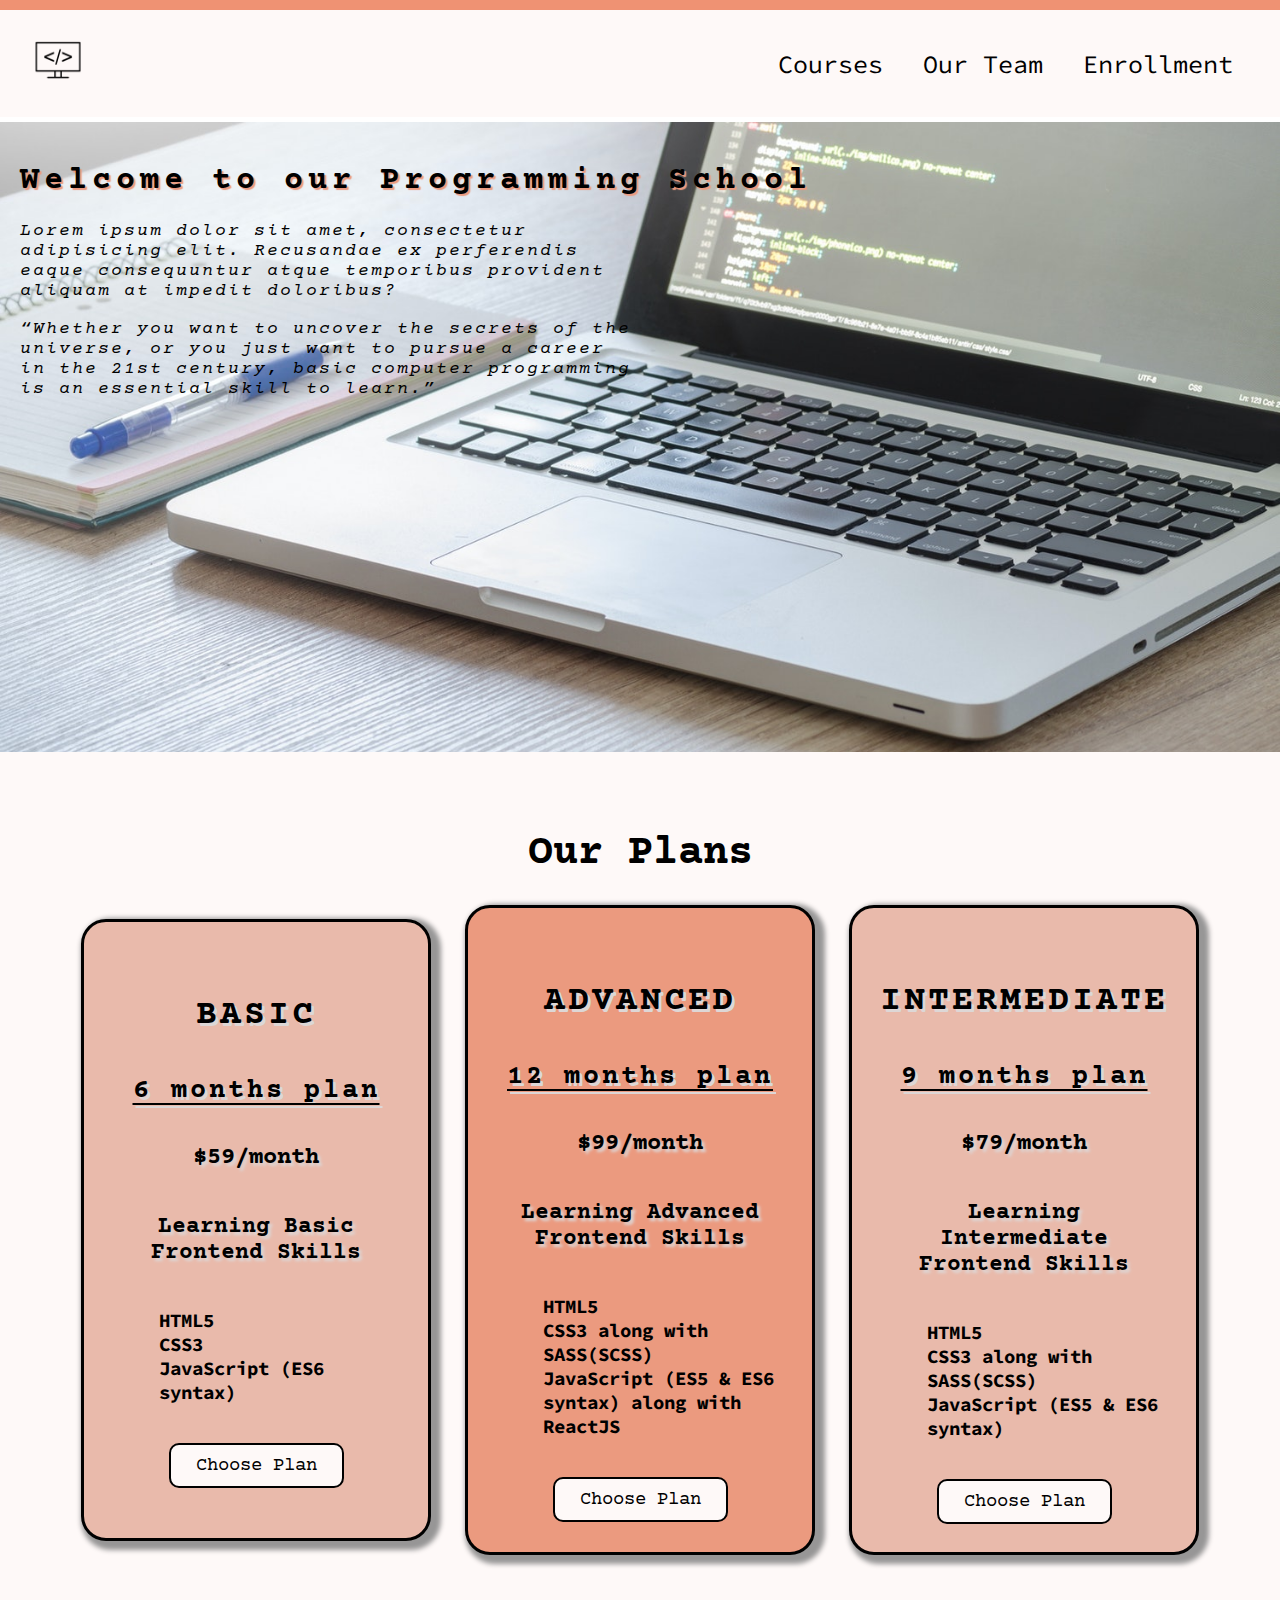
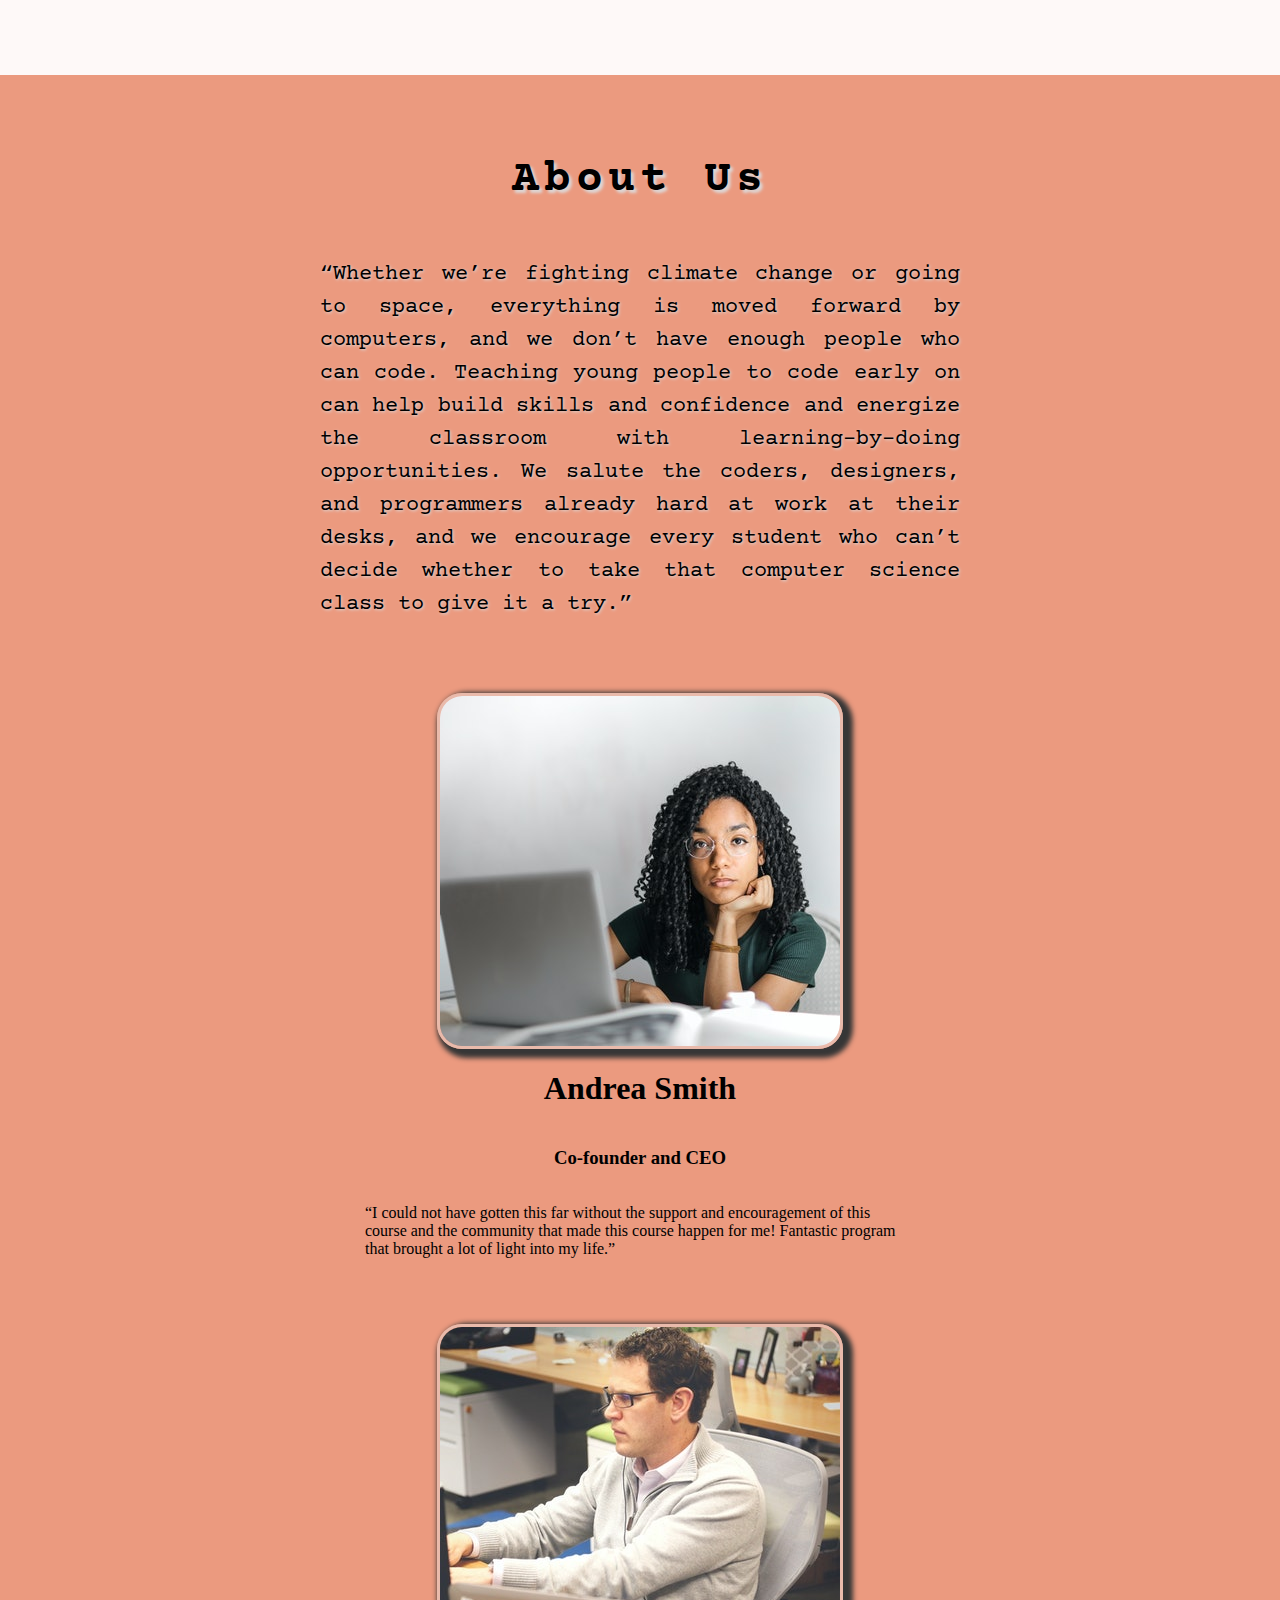
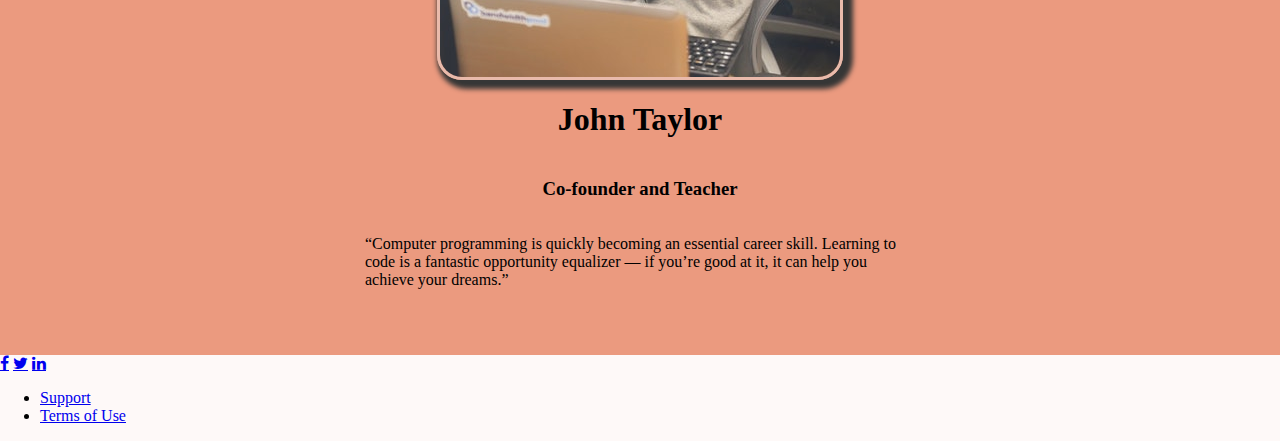
<file: index.html>
<!DOCTYPE html>
<html lang="en">
<head>
    <meta charset="UTF-8">
    <meta name="viewport" content="width=device-width, initial-scale=1.0">
    <link rel="stylesheet" href="./styles.css">
    <!-- Add icon library -->
    <link rel="stylesheet" href="https://cdnjs.cloudflare.com/ajax/libs/font-awesome/4.7.0/css/font-awesome.min.css">
    <title>Home Page</title>
</head>
<body>
    <!-- ! Header -->
    <header class="main-header">
        <div class="main-header__logo-wrapper">
            <a href="#"></a>
            <a href="index.html">
                <img src="./imgpsh_fullsize_anim (3).png" alt="Company Logo">
            </a>
        </div>
        <nav class="main-header__main-nav">
            <ul class="main-header__main-nav-list">
                <li class="main-header__main-nav-list-item">
                    <a href="courses.html">Courses</a>
                </li>
                <li class="main-header__main-nav-list-item">
                    <a href="#">Our Team</a>
                </li>
                <li class="main-header__main-nav-list-item">
                    <a href="enrollment.html">Enrollment</a>
                </li>
            </ul>
        </nav>
    </header>
    <main>
        <div class="hero-wrapper">
            <h1>Welcome to our Programming School</h1>
            <p>Lorem ipsum dolor sit amet, consectetur adipisicing elit. Recusandae ex perferendis eaque consequuntur atque temporibus provident aliquam at impedit doloribus?</p>
            <p>“Whether you want to uncover the secrets of the universe, or you just want to pursue a career in the 21st century, basic computer programming is an essential skill to learn.”</p>
        </div>
        <div class="plans-wrapper">
            <h1 class="plans-wrapper__title">
                Our Plans
            </h1>
            <article class="plans-wrapper__article basic">
                <h1>Basic</h1>
                <h1>6 months plan</h1>
                <h2>$59/month</h2>
                <h3>Learning Basic Frontend Skills</h3>
                <ul>
                    <li>HTML5</li>
                    <li>CSS3</li>
                    <li>JavaScript (ES6 syntax)</li>
                </ul>
                <div class="choose-plan__button-wrapper">
                    <button>Choose Plan</button>
                </div>
            </article>
            <article class="plans-wrapper__article intermediate">
                <h1>Intermediate</h1>
                <h1>9 months plan</h1>
                <h2>$79/month</h2>
                <h3>Learning Intermediate Frontend Skills</h3>
                <ul>
                    <li>HTML5</li>
                    <li>CSS3 along with SASS(SCSS)</li>
                    <li>JavaScript (ES5 & ES6 syntax)</li>
                </ul>
                <div class="choose-plan__button-wrapper">
                    <button>Choose Plan</button>
                </div>
            </article>
            <article class="plans-wrapper__article advanced">
                <h1>Advanced</h1>
                <h1>12 months plan</h1>
                <h2>$99/month</h2>
                <h3>Learning Advanced Frontend Skills</h3>
                <ul>
                    <li>HTML5</li>
                    <li>CSS3 along with SASS(SCSS)</li>
                    <li>JavaScript (ES5 & ES6 syntax) along with ReactJS</li>
                </ul>
                <div class="choose-plan__button-wrapper">
                    <button>Choose Plan</button>
                </div>
            </article>
        </div>
        <div class="about-wrapper">
            <h1 class="about-wrapper__title">
                About Us
            </h1>
            <div class="about-wrapper__text">
                <p>
                    “Whether we’re fighting climate change or going to space, everything is moved forward by computers, and we don’t have enough people who can code. Teaching young people to code early on can help build skills and confidence and energize the classroom with learning-by-doing opportunities.
                    We salute the coders, designers, and programmers already hard at work at their desks, and we encourage every student who can’t decide whether to take that computer science class to give it a try.”
                </p>
            </div>
            <div class="about-wrapper__founders">
                <article class="about-wrapper__founders-card">
                    <img src="./imgpsh_fullsize_anim (2).png" alt="Andrea Smith">
                    <h1>Andrea Smith</h1>
                    <h3>Co-founder and CEO</h3>
                    <p>
                        “I could not have gotten this far without the support and encouragement of this course and the community that made this course happen for me! Fantastic program that brought a lot of light into my life.”
                    </p>
                </article>
                <article class="about-wrapper__founders-card">
                    <img src="./imgpsh_fullsize_anim (1).png" alt="John Taylor">
                    <h1>John Taylor</h1>
                    <h3>Co-founder and Teacher</h3>
                    <p>
                        “Computer programming is quickly becoming an essential career skill. Learning to code is a fantastic opportunity equalizer — if you’re good at it, it can help you achieve your dreams.”
                    </p>
                </article>
            </div>
        </div>
    </main>
    <footer>

    <footer class="main-footer">
        <nav class="main-footer__nav">
            <section class="main-footer__nav-social-icons">
                <a href="#" class="fa fa-facebook"></a>
                <a href="#" class="fa fa-twitter"></a>
                <a href="#" class="fa fa-linkedin"></a>
            </section>
            <ul class="main-footer__nav-list">
                <li>
                    <a href="#">
                        Support
                    </a>
                </li>
                <li>
                    <a href="#">
                        Terms of Use
                    </a>
                </li>
            </ul>
        </nav>
    </footer>
</body>
</html>
</file>
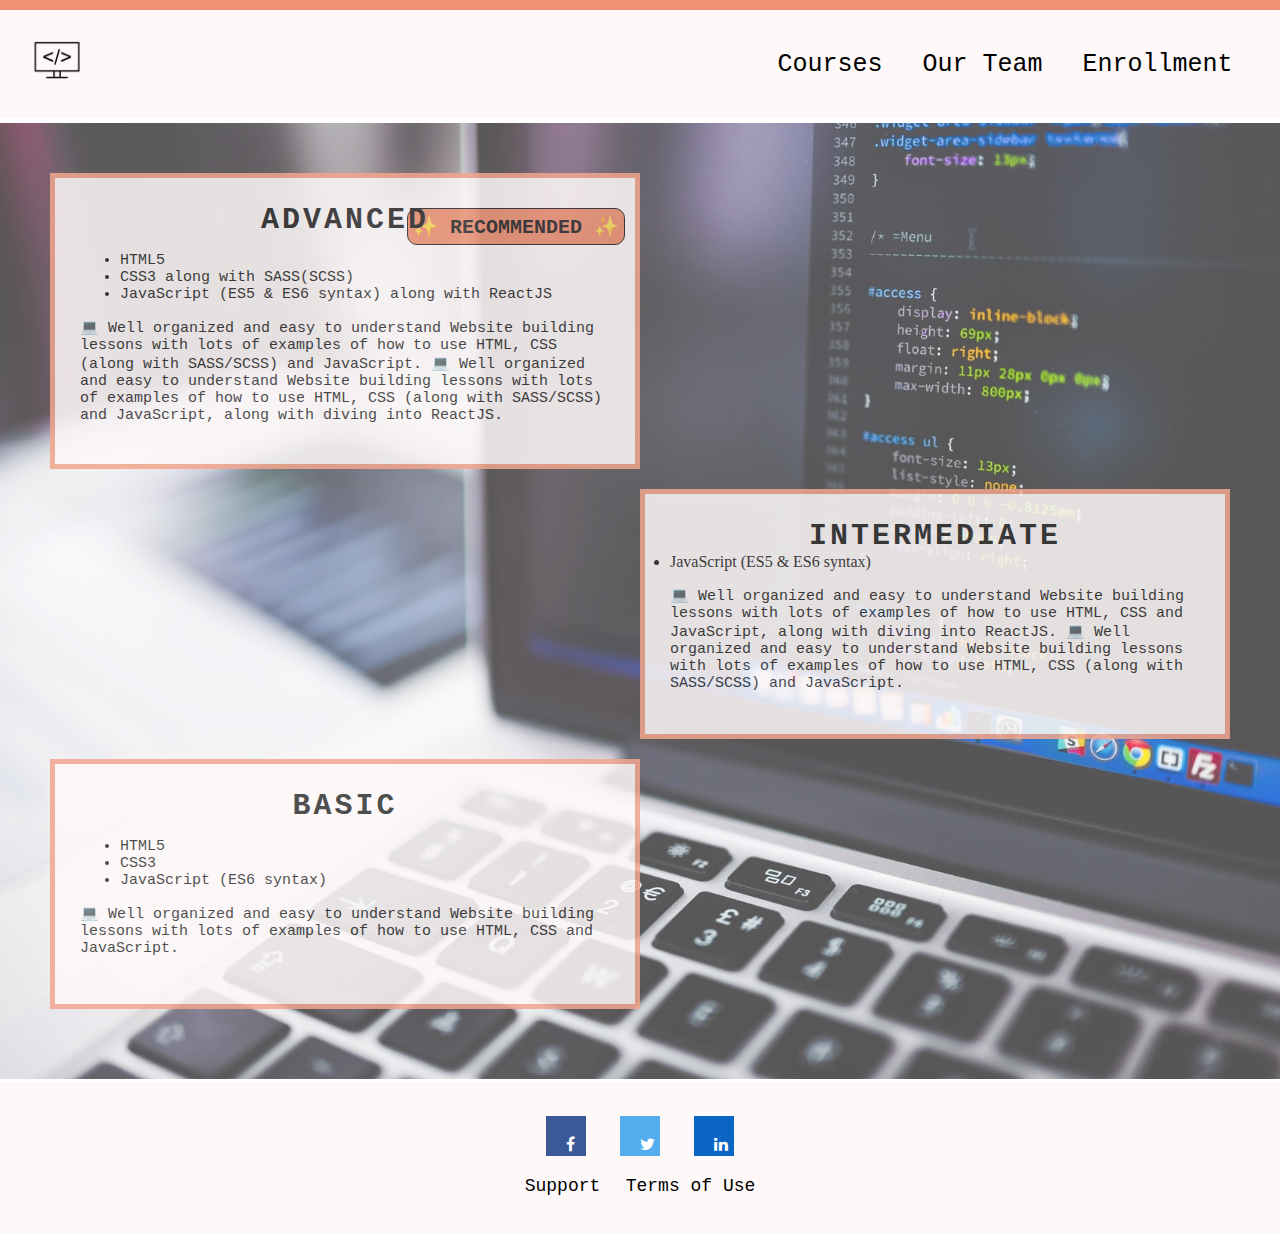
<file: courses.html>
<!DOCTYPE html>
<html lang="en">
<head>
    <meta charset="UTF-8">
    <meta name="viewport" content="width=device-width, initial-scale=1.0">
    <link rel="stylesheet" href="./courses.css">
    <!-- Add icon library -->
    <link rel="stylesheet" href="https://cdnjs.cloudflare.com/ajax/libs/font-awesome/4.7.0/css/font-awesome.min.css">
    <title>Courses</title>
</head>
<body>
    <!-- ! Header -->
    <header class="main-header">
        <div class="main-header__logo-wrapper">
            <a href="../index.html">
                <img src="./imgpsh_fullsize_anim (3).png" alt="logo">
            </a>
        </div>
        <nav class="main-header__main-nav">
            <ul class="main-header__main-nav-list">
                <li class="main-header__main-nav-list-item">
                    <a href="./pages/courses.html">Courses</a>
                </li>
                <li class="main-header__main-nav-list-item">
                    <a href="#">Our Team</a>
                </li>
                <li class="main-header__main-nav-list-item">
                    <a href="#">Enrollment</a>
                </li>
            </ul>
        </nav>
    </header>
    <!-- ! Main -->
    <main>
        <div class="courses-wrapper">
            <div class="courses-wrapper__course basic-course">
                <h1>Basic</h1>
                <ul>
                    <li>HTML5</li>
                    <li>CSS3</li>
                    <li>JavaScript (ES6 syntax)</li>
                </ul>
                <p>
                    💻 Well organized and easy to understand Website building lessons with lots of examples of how to use HTML, CSS and JavaScript.
                </p>
            </div>
            <div class="courses-wrapper__course advanced-course">
                <h3>✨ Recommended ✨</h3>
                <h1>Advanced</h1>
                <ul>
                    <li>HTML5</li>
                    <li>CSS3 along with SASS(SCSS)</li>
                    <li>JavaScript (ES5 & ES6 syntax) along with ReactJS</li>
                </ul>
                <p>
                    💻 Well organized and easy to understand Website building lessons with lots of examples of how to use HTML, CSS (along with SASS/SCSS) and JavaScript.
                    💻 Well organized and easy to understand Website building lessons with lots of examples of how to use HTML, CSS (along with SASS/SCSS) and JavaScript, along with diving into ReactJS.
                </p>
            </div>
            <div class="courses-wrapper__course intermediate-course">
<h1>Intermediate</h1>
                    <li>JavaScript (ES5 & ES6 syntax)</li>
                </ul>
                <p>
                    💻 Well organized and easy to understand Website building lessons with lots of examples of how to use HTML, CSS and JavaScript, along with diving into ReactJS.
                    💻 Well organized and easy to understand Website building lessons with lots of examples of how to use HTML, CSS (along with SASS/SCSS) and JavaScript.
                </p>
            </div>
        </div>
    </main>
    <!-- ! Footer -->
    <footer class="main-footer">
        <nav class="main-footer__nav">
            <section class="main-footer__nav-social-icons">
                <a href="#" class="fa fa-facebook"></a>
                <a href="#" class="fa fa-twitter"></a>
                <a href="#" class="fa fa-linkedin"></a>
            </section>
            <ul class="main-footer__nav-list">
                <li>
                    <a href="#">
                        Support
                    </a>
                </li>
                <li>
                    <a href="#">
                        Terms of Use
                    </a>
                </li>
</file>
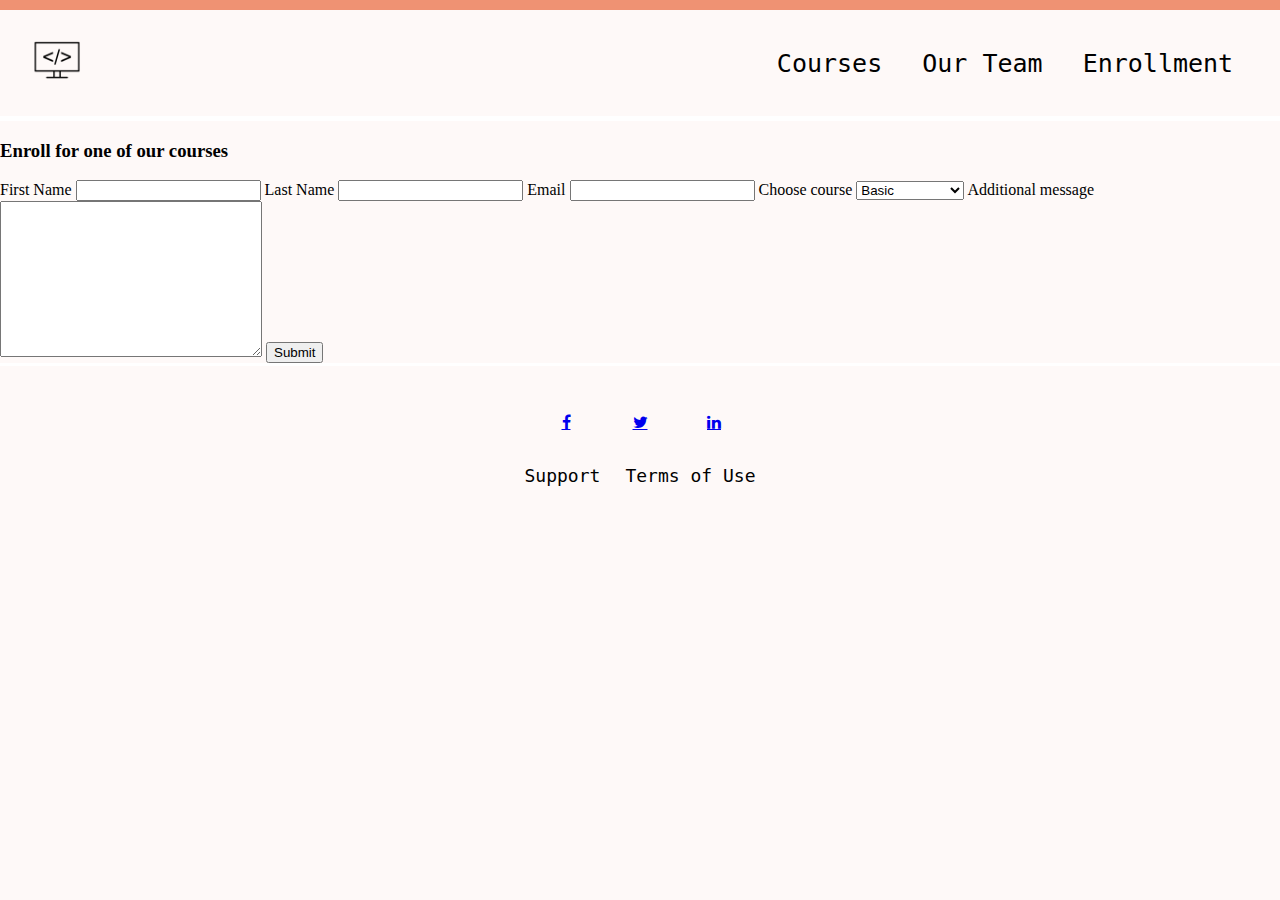
<file: enrollment.html>
<!DOCTYPE html>
<html lang="en">
<head>
    <meta charset="UTF-8">
    <meta name="viewport" content="width=device-width, initial-scale=1.0">
    <link rel="stylesheet" href="./enrollment.css">
    <link rel="stylesheet" href="https://cdnjs.cloudflare.com/ajax/libs/font-awesome/4.7.0/css/font-awesome.min.css">
    <title>Enrollment</title>
</head>
<body>
    <!-- ! Header -->
    <header class="main-header">
        <div class="main-header__logo-wrapper">
            <a href="../index.html">
                <img src="./imgpsh_fullsize_anim (3).png" alt="Company Logo">
            </a>
        </div>
        <nav class="main-header__main-nav">
            <ul class="main-header__main-nav-list">
                <li class="main-header__main-nav-list-item">
                    <a href="./courses.html">Courses</a>
                </li>
                <li class="main-header__main-nav-list-item">
                    <a href="#">Our Team</a>
                </li>
                <li class="main-header__main-nav-list-item">
                    <a href="enrollment.html">Enrollment</a>
                </li>
            </ul>
        </nav>
    </header>
    <!-- ! Form -->
    <main>
        <div class="form-wrapper">
            <form class="form-wrapper__form" name="enrollment-form">
                <h3>Enroll for one of our courses</h3>
                <label class="required" for="firstName">
                    First Name
                </label>
                <input type="text">
                <label class="required" for="lastName">
                    Last Name
                </label>
                <input type="text">
                <label class="required" for="email">
                    Email
                </label>
                <input type="email">
                <label for="courseCbx">
                    Choose course
                </label>
                <select name="courseCbx" id="courseCbx">
                    <option value="basic">Basic</option>
                    <option value="intermmediate">Intermmediate</option>
                    <option value="advanced">Advanced</option>
                </select>
                <label for="message">
                    Additional message
                </label>
                <textarea name="" id="" cols="30" rows="10"></textarea>
                <button type="submit">
                    Submit
                </button>
            </form>
        </div>
    </main>
    <!-- ! Footer -->
    <footer class="main-footer">
        <nav class="main-footer__nav">
            <section class="main-footer__nav-social-icons">
                <a href="#" class="fa fa-facebook"></a>
                <a href="#" class="fa fa-twitter"></a>
                <a href="#" class="fa fa-linkedin"></a>
            </section>
            <ul class="main-footer__nav-list">
                <li>
                    <a href="#">
                        Support
                    </a>
                </li>
                <li>
                    <a href="#">
                        Terms of Use
                    </a>
                </li>
            </ul>
        </nav>
    </footer>
</body>
</html>
</file>
<file: styles.css>
@import url('https://fonts.googleapis.com/css2?family=Courier+Prime&family=Source+Code+Pro&display=swap');

* {
    box-sizing: border-box;
}

body {
    margin: 0;
    background-color: #fef9f8;
}

.main-header {
    border-top: 10px solid #ef9273;
    border-bottom: 5px solid #fff;
    padding: 20px;
    display: flex;
    flex-flow: row wrap;
    justify-content: center;
    align-items: center;
}

.main-header__logo-wrapper {
    font-family: 'Source Code Pro', monospace;
    font-weight: bolder;
    font-size: 25px;
    display: inline-block;
    vertical-align: middle;
    width: calc(100% - 510px);
}

.main-header__logo-wrapper a {
    text-decoration: none;
    color: black;
}

.main-header__logo-wrapper a img {
    width: 60px;
    height: 60px;
}

.main-header__main-nav {
    display: inline-block;
    vertical-align: middle;
}

.main-header__main-nav-list {
    list-style-type: none;
    padding: 0;
    margin: 0;
    display: flex;
    flex-flow: row wrap;
    justify-content: space-between;
}

.main-header__main-nav-list-item {
    display: inline-block;
}

.main-header__main-nav-list-item a {
    font-family: 'Source Code Pro', monospace;
    font-size: 25px;
    color: black;
    text-decoration: none;
    padding: 5px 20px;
}

.main-header__main-nav-list-item a:hover,
.main-header__main-nav-list-item a:active {
    color: #fef9f8;
    background: #ef9273;
    border-radius: 40px;
}

/* MAIN SECTION */

.hero-wrapper {
    font-family: 'Courier Prime', monospace;
    height: 50vh;
    height: 70vh;
    padding: 20px;
    background-image: url('./imgpsh_fullsize_anim.png');
    background-repeat: no-repeat;
    background-size: cover;
}

.hero-wrapper h1 {
    letter-spacing: 5px;
    text-shadow: 2px 2px 1px #eb9a7f;
    font-size: 32px; /* Dodao sam veličinu fonta */
}

.hero-wrapper p {
    width: 50%;
    letter-spacing: 2px;
    font-style: italic;
    font-size: 18px; /* Dodao sam veličinu fonta */
}

.plans-wrapper {
    width: 90%;
    margin: 50px auto;
    display: flex;
    flex-flow: row wrap;
    align-items: center;
    justify-content: space-around;
    font-family: 'Courier Prime', monospace;
}

.plans-wrapper__title {
    flex-basis: 100%;
    text-align: center;
    font-size: 42px;
}

.plans-wrapper__article {
    border: 3px solid black;
    padding: 50px 35px;
    border-radius: 25px;
    margin-bottom: 20px;
    min-width: 350px;
    background: #e9baab;
    display: flex;
    flex-flow: column nowrap;
    align-items: center;
    flex-basis: 20%;
    text-align: center;
    max-height: 650px;
    box-shadow: 5px 4px 5px 5px rgb(151, 150, 150);
}

.advanced {
    order: 1;
    min-height: 600px;
    background: #eb9a7f;
}

.intermediate {
    order: 2;
}

.plans-wrapper__article h1 {
    letter-spacing: 3px;
    text-shadow: 3px 3px #ddd7d6;
}

.plans-wrapper__article h1:nth-child(1) {
    font-size: 35px;
    font-weight: bolder;
    text-transform: uppercase;
}

.plans-wrapper__article h1:nth-child(2) {
    font-weight: bold;
    font-size: 27px;
    text-decoration: underline;
    text-underline-offset: 6px;
}

.plans-wrapper__article h2,
.plans-wrapper__article h3 {
    text-shadow: 3px 3px 3px #ddd7d6;
}

.plans-wrapper__article h3 {
    font-size: 23px;
}

.plans-wrapper__article ul {
    font-family: 'Source Code Pro', monospace;
    font-size: 19px;
    font-weight: bold;
    list-style-type: none;
    text-align: left;
}

.choose-plan__button-wrapper {
    margin-top: 20px;
}

.choose-plan__button-wrapper button {
    font-family: 'Courier Prime', monospace;
    border: 2px solid black;
    border-radius: 10px;
    padding: 10px 25px;
    font-size: 19px;
    background-color: #fef9f8;
}

.choose-plan__button-wrapper button:hover {
    background-color: #ddd7d6;
    cursor: pointer;
    transition: 0.4s ease-in-out;
}

/* ABOUT SECTION */

.about-wrapper {
    margin-top: 100px;
    padding: 50px 0;
    background-color: #eb9a7f;
    display: flex;
    flex-direction: column;
    align-items: center;
    justify-content: space-around;
}

.about-wrapper__title {
    font-family: 'Courier Prime', monospace;
    font-size: 45px;
    letter-spacing: 5px;
    text-shadow: 3px 3px 3px #ddd7d6;
}

.about-wrapper__text {
    width: 50%;
    font-family: 'Courier Prime', monospace;
    font-size: 22px;
    text-shadow: 1px 1px 3px #ddd7d6;
    text-align: justify;
}

.about-wrapper__text p {
    line-height: 1.5;
}

.about-wrapper__founders {
    width: 70%;
    display: flex;
    flex-flow: row wrap;
    justify-content: space-evenly;
    align-items: center;
}

.about-wrapper__founders-card {
    flex-basis: 550px;
    margin-top: 50px;
    display: flex;
    flex-direction: column;
    align-items: center;
}

.about-wrapper__founders-card img {
    border: 3px solid #e9baab;
    border-radius: 25px;
    box-shadow: 5px 4px 5px 5px rgb(54, 54, 54);
}
</file>
<file: courses.css>
* {
    box-sizing: border-box;
}

body {
    margin: 0;
    background-color: #fef9f8;
}

.main-header {
    border-top: 10px solid #ef9273;
    border-bottom: 5px solid #fff;
    padding: 20px;
    display: flex;
    flex-flow: row wrap;
    justify-content: center;
    align-items: center;
}

.main-header__logo-wrapper {
    font-family: 'Source Code Pro', monospace;
    font-weight: bolder;
    font-size: 25px;
    display: inline-block;
    vertical-align: middle;
    width: calc(100% - 510px);
}

.main-header__logo-wrapper a {
    text-decoration: none;
    color: black;
}

.main-header__logo-wrapper a img {
    width: 60px;
    height: 60px;
}

.main-header__main-nav {
    display: inline-block;
    vertical-align: middle;
}

.main-header__main-nav-list {
    list-style-type: none;
    padding: 0;
    margin: 0;
    display: flex;
    flex-flow: row wrap;
    justify-content: space-between;
}

.main-header__main-nav-list-item {
    display: inline-block;
}

.main-header__main-nav-list-item a {
    font-family: 'Source Code Pro', monospace;
    font-size: 25px;
    color: black;
    text-decoration: none;
    padding: 5px 20px;
}

.main-header__main-nav-list-item a:hover,
.main-header__main-nav-list-item a:active {
    color: #fef9f8;
    background: #ef9273;
    border-radius: 40px;
}

.courses-wrapper {
    background: url('./imgpsh_fullsize_courses.jpeg');
    background-repeat: no-repeat;
    background-size: cover;
    padding: 50px;
    opacity: 0.8; /* definise prozirnost elementa (ili u procentima npr 80 % ili 0.8) */
    display: flex;
    flex-direction: column;
}
.courses-wrapper__course {
    
    border: 5px solid #ef9273;
    width: 50%;
    background-color: #fef9f9;
    padding: 25px;
    margin-bottom: 20px;
    opacity: 85%;
    min-width: 300px;
    min-height: 250px;
    position: relative;
    z-index: 1;
}

.courses-wrapper__course:hover {
    cursor: pointer;
    border-color: #e9683d;
    transition: 0.3 ease;
}

.advanced-course {
    order: 1;
}

.intermediate-course {
    order: 2;
    align-self: flex-end;
}

.basic-course {
    order: 3;
}

.courses-wrapper__course h3 {
    position: absolute;
    top: 10px;
    right: 10px;
    font-family: 'Courier Prime', monospace;
    text-transform: uppercase;
    font-size: 20px;
    border: 1px solid black;
    border-radius: 10px;
    background-color: #ec7f5a;
    padding: 5px;
    z-index: -1;
}

.courses-wrapper__course h1 {
    font-family: 'Source Code Pro', monospace;
    letter-spacing: 3px;
    text-transform: uppercase;
    text-align: center;
    font-size: 30px;
    margin: 0;
}

.courses-wrapper__course ul,p {
    font-size: 15px;
    font-family: 'Courier Prime', monospace;
}
.main-footer {
    border-top: 3px solid white;
    height: 150px;
    display: flex;
    justify-content: center;
    align-items: center;
    text-align: center; /* Dodao centriranje teksta */
}

.main-footer__nav {
    width: 20%;
}

.main-footer__nav-list {
    display: flex;
    flex-flow: row wrap;
    list-style-type: none;
    justify-content: space-around;
    padding: 0;
    margin: 15px 0;
}

.main-footer__nav-list li a {
    color: black;
    font-size: 18px;
    text-decoration: none;
    font-family: 'Source Code Pro', monospace;
}

.main-footer__nav-list li a:hover {
    cursor: pointer;
    text-shadow: 2px 2px 2px #ddd7d6;
    font-size: 18.5px;
    transition: 0.3s ease-in-out;
}

.main-footer__nav-social-icons {
    padding: 0;
    margin: 0;
    margin-top: 15px;
    display: flex;
    flex-flow: row wrap;
    justify-content: space-evenly;
    align-items: center;
}

.fa {
    padding: 20px;
    font-size: 35px;
    width: 20px;
    height: 20px;
    margin-bottom: 5px;
    text-align: center;
    text-decoration: none;
}

.fa:hover {
    opacity: 0.7;
}

/* Facebook */
.fa-facebook {
    background: #3B5998;
    color: white;
}

/* Twitter */
.fa-twitter {
    background: #55ACEE;
    color: white;
}

/* Linkedin */
.fa-linkedin {
    background: #0A66C2;
    color: white;
}
</file>
<file: enrollment.css>
* {
    box-sizing: border-box;
}

body {
    margin: 0;
    background-color: #fef9f8;
}

.main-header {
    border-top: 10px solid #ef9273;
    border-bottom: 5px solid #fff;
    padding: 20px;
    display: flex;
    flex-flow: row wrap;
    justify-content: center;
    align-items: center;
}

.main-header__logo-wrapper {
    font-family: 'Source Code Pro', monospace;
    font-weight: bolder;
    font-size: 25px;
    display: inline-block;
    vertical-align: middle;
    width: calc(100% - 510px);
}

.main-header__logo-wrapper a {
    text-decoration: none;
    color: black;
}

.main-header__logo-wrapper a img {
    width: 60px;
    height: 60px;
}

.main-header__main-nav {
    display: inline-block;
    vertical-align: middle;
}

.main-header__main-nav-list {
    list-style-type: none;
    padding: 0;
    margin: 0;
    display: flex;
    flex-flow: row wrap;
    justify-content: space-between;
}

.main-header__main-nav-list-item {
    display: inline-block;
}

.main-header__main-nav-list-item a {
    font-family: 'Source Code Pro', monospace;
    font-size: 25px;
    color: black;
    text-decoration: none;
    padding: 5px 20px;
}

.main-header__main-nav-list-item a:hover,
.main-header__main-nav-list-item a:active {
    color: #fef9f8;
    background: #ef9273;
    border-radius: 40px;
}

.hero-wrapper {
    font-family: 'Courier Prime', monospace;
    height: 70vh;
    padding: 20px;
    background-image: url("./enrollment.html");
    background-repeat: no-repeat;
    background-size: cover;

}
.hero-wrapper h1 {
    letter-spacing: 5px; /* definisanje razmaka izmedju slova */
    text-shadow: 2px 2px 1px #eb9a7f; /* text-shadow je shorthand property koji prihvata redosledno: senku po X osi, senku po Y osi, blur (zamagljenje), boja */
}
.hero-wrapper p {
    width: 50%;
    letter-spacing: 2px;
    font-style: italic;
}
.plans-wrapper {
    width: 90%;
    margin: 50px auto; /* za centriranje content-a */
    display: flex;
    flex-flow: row wrap;
    align-items: center;
    justify-content: space-around;
    font-family: 'Courier Prime', monospace;
}
.plans-wrapper__title {
    flex-basis: 100%;
    text-align: center;
    font-size: 42px;
}
.plans-wrapper__article {
    border: 3px solid black;
    padding: 50px 35px;
    border-radius: 25px;
    margin-bottom: 20px;
    min-width: 350px;
    background: #e9baab;
    display: flex;
    flex-flow: column nowrap;
    align-items: center;
    flex-basis: 20%;
    text-align: center;
    max-height: 650px;
    box-shadow: 5px 4px 5px 5px rgb(151, 150, 150);
}

.advanced {
    order: 1;
    min-height: 600px;
    min-height: 700px;
    background: #eb9a7f;
}

.intermediate {
    order: 2;
}
.plans-wrapper__article h1 {
    letter-spacing: 3px;
    text-shadow: 3px 3px #ddd7d6;
}
.plans-wrapper__article h1:nth-child(1) {
    font-size: 35px;
    font-weight: bolder;
    text-transform: uppercase;
}
.plans-wrapper__article h1:nth-child(2) {
    font-weight: bold;
    font-size: 27px;
    text-decoration: underline;
    text-underline-offset: 6px;
}
.plans-wrapper__article h2,
.plans-wrapper__article h3 {
    text-shadow: 3px 3px 3px #ddd7d6;
}
.plans-wrapper__article h3 {
    font-size: 23px;
}
.plans-wrapper__article ul {
    font-family: 'Source Code Pro', monospace;
    font-size: 19px;
    font-weight: bold;
    list-style-type: none;
    text-align: left;
}
.choose-plan__button-wrapper {
    margin-top: 20px;
}
.choose-plan__button-wrapper button {
    font-family: 'Courier Prime', monospace;
    border: 2px solid black;
    border-radius: 10px;
    padding: 10px 25px;
    font-size: 19px;
    background-color: #fef9f8;
}
.choose-plan__button-wrapper button:hover {
    background-color: #ddd7d6;
    cursor: pointer;
    transition: 0.4s ease-in-out;
}
.about-wrapper {
    margin-top: 100px;
    padding: 50px 0;
    background-color: #eb9a7f;
    display: flex;
    flex-direction: column;
    align-items: center;
    justify-content: space-around;
}
.about-wrapper__title {
    font-family: 'Courier Prime', monospace;
    font-size: 45px;
    letter-spacing: 5px;
    text-shadow: 3px 3px 3px #ddd7d6;
}
.about-wrapper__text {
    width: 50%;
    font-family: 'Courier Prime', monospace;
    font-size: 22px;
    text-shadow: 1px 1px 3px #ddd7d6;
    text-align: justify;
}
.about-wrapper__text p {
    line-height: 1.5;
}
.about-wrapper__founders {
    width: 70%;
    display: flex;
    flex-flow: row wrap;
    justify-content: space-evenly;
    align-items: center;
}
.about-wrapper__founders-card {
    flex-basis: 550px;
    margin-top: 50px;
    display: flex;
    flex-direction: column;
    align-items: center;
}
.about-wrapper__founders-card img {
    border: 3px solid #e9baab;
    border-radius: 25px;
    box-shadow: 5px 4px 5px 5px rgb(54, 54, 54);
}
.about-wrapper__founders-card h1,
.about-wrapper__founders-card h3,
.about-wrapper__founders-card p {
    font-family: 'Source Code Pro', monospace;
}
.about-wrapper__founders-card h1 {
    font-size: 35px;
    text-shadow: 2px 2px #ddd7d6;
}
.about-wrapper__founders-card h3 {
    font-size: 25px;
    text-shadow: 3px 3px 3px #ddd7d6;
}
.about-wrapper__founders-card p {
    width: 75%;
    text-align: center;
    line-height: 1.3;
    font-size: 18px;
    text-shadow: 2px 2px 2px #ddd7d6;
}

/* Extra small devices (phones, 600px and down) */
@media only screen and (max-width: 600px) {
    .hero-wrapper {
        text-align: center;
        display: flex;
        flex-direction: column;
        align-items: center;
    }

    .hero-wrapper p {
        width: 80%;
    }
}

/* Medium devices (landscape tablets, 768px and up) */
@media only screen and (max-width: 768px) {
    .about-wrapper__title {
        font-size: 36px;
    }

    .about-wrapper__text {
        width: 80%;
        font-size: 18px;
    }

    .about-wrapper__founders-card img {
        width: 300px;
        height: 300px;
    }

    .about-wrapper__founders-card h3 {
        text-align: center;
    }

    .about-wrapper__founders-card p {
        width: 90%;
    }
}

.main-footer {
    border-top: 3px solid white;
    height: 150px;
    display: flex;
    justify-content: center;
    align-items: center;
}
.main-footer__nav {
    width: 20%;
}
.main-footer__nav-list {
    display: flex;
    flex-flow: row wrap;
    list-style-type: none;
    justify-content: space-around;
    padding: 0;
    margin: 15px 0;
}
.main-footer__nav-list li a {
    color: black;
    font-size: 18px;
    text-decoration: none;
    font-family: 'Source Code Pro', monospace;
}
.main-footer__nav-list li a:hover {
    cursor: pointer;
    text-shadow: 2px 2px 2px #ddd7d6;
    font-size: 18.5px;
    transition: 0.3s ease-in-out;
}
.main-footer__nav-social-icons {
    padding: 0;
    margin: 0;
    margin-top: 15px;
    display: flex;
    flex-flow: row wrap;
    justify-content: space-evenly;
    align-items: center;
}

.fa {
    display: flex !important;
    justify-content: center;
    align-items: center;
    padding: 20px;
    font-size: 35px;
    width: 20px;
     body {
.fa-linkedin {
    background: #0A66C2;
    color: white;
}

@media only screen and (max-width: 768px) {
    .main-footer__nav {
        width: 80%;
    }

    .main-footer__nav-list {
        justify-content: space-evenly;
    }
}
.main {
    display: flex;
    flex-direction: column;
    align-items: center;
}

.form-wrapper {
    width: 100%; /* Promijenjeno da zauzima cijelu širinu glavnog kontejnera */
}

.form-wrapper__form {
    width: 80%; /* Podešavanje širine forme prema potrebama */
    max-width: 600px; /* Postavljanje maksimalne širine za bolju responsivnost */
    margin: 0 auto; /* Centriranje forme u glavnom kontejneru */
}
</file>
